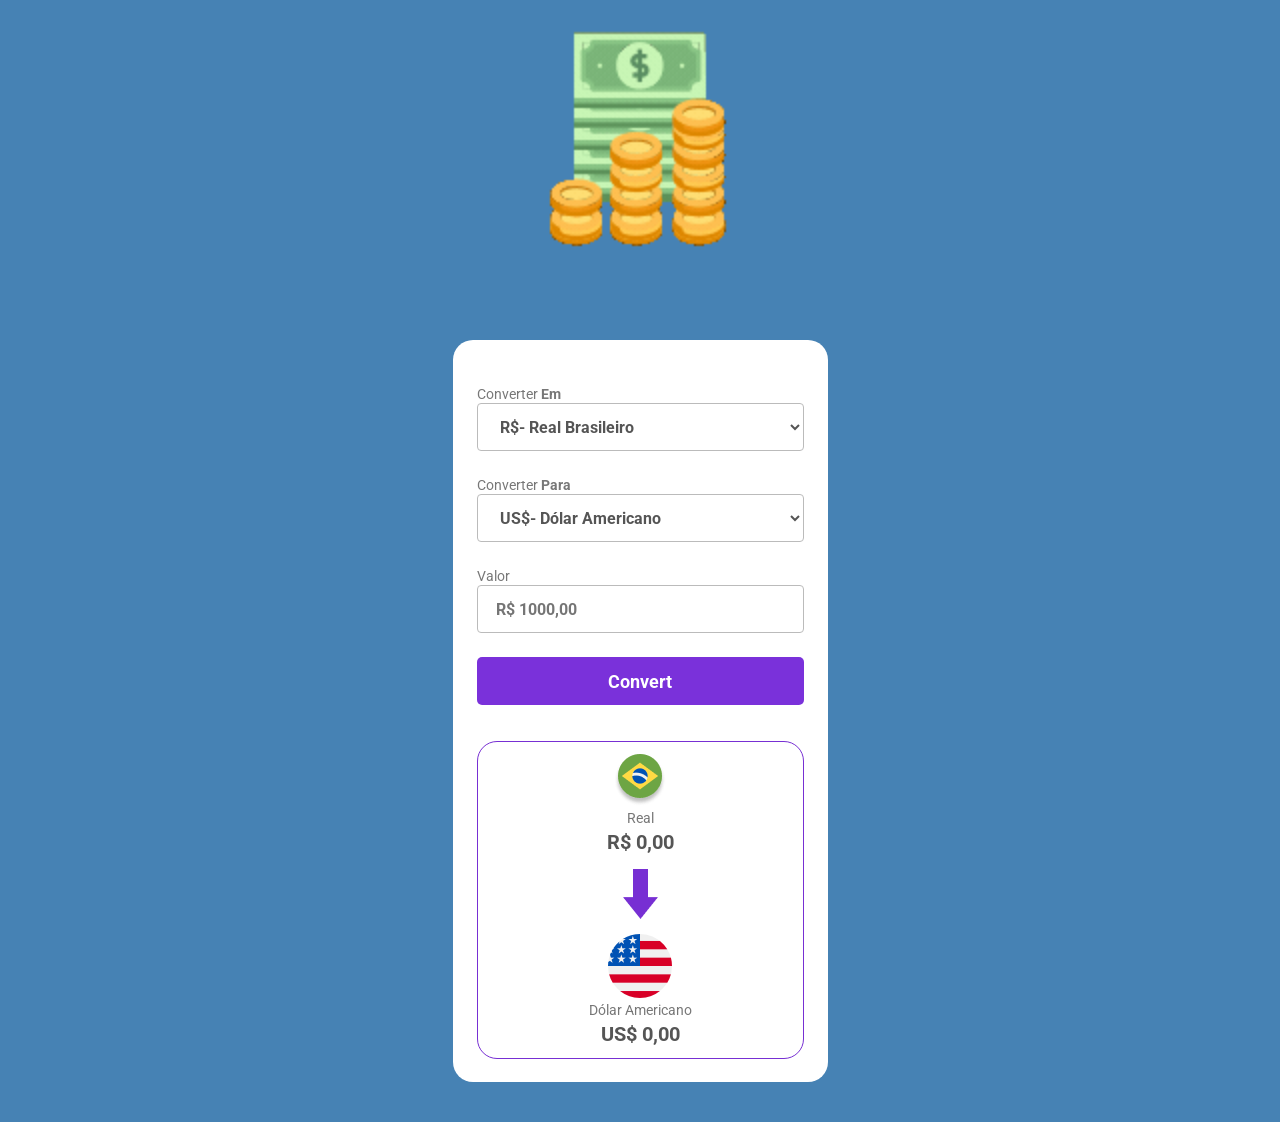
<file: assets/index.html>
<!DOCTYPE html>
<html lang="pt-br">

<head>
    <meta charset="UTF-8">
    <meta name="viewport" content="width=device-width, initial-scale=1.0">
    <link rel="preconnect" href="https://fonts.googleapis.com">
    <link rel="preconnect" href="https://fonts.gstatic.com" crossorigin>
    <link
        href="https://fonts.googleapis.com/css2?family=Oswald:wght@200..700&family=Roboto:ital,wght@0,100..900;1,100..900&display=swap"
        rel="stylesheet">
    <link rel="stylesheet" href="./style.css">

    <title>ConvertCurrencies</title>
</head>

<body>
    <img class="logo" src="./img/Money.gif" alt="logo-convertion-de-moedas">

    <main>
        <label>
            Converter <b>Em</b>
            <select id="currency-two">

                <option value="real">
                    R$- Real Brasileiro
                </option>
                <option value="dolar">
                    US$- Dólar Americano
                </option>
                <option value="euro">
                    €- Euro
                </option>
                <option value="libras">
                    £- Libras Esterlinas
                </option>
                <option value="bitcoin">
                    Bitcoin
                </option>
            </select>
        </label>

        <label>
            Converter <b>Para</b>
            <select class="currency-select">
                <option value="dolar">
                    US$- Dólar Americano
                </option>
                <option value="euro">
                    €- Euro
                </option>
                <option value="libras">
                    £- Libras Esterlinas
                </option>
                <option value="bitcoin">
                    Bitcoin
                </option>

                  <option value="real">
                    R$- Real Brasileiro
                </option>

            </select>
        </label>

        <label>
            Valor
            <input class="input-currency" placeholder="R$ 1000,00">
        </label>

        <button class="convert-button">Convert</button>


        <section>
            <div class="currency-box">
                <img src="./img/brasil 2.png" alt="logo-do-real">
                <p class="currency"> Real</p>
                <p class="currency-value-in-real">R$ 0,00</p>
            </div>

            <img class="arrow" src="./img/arrow.png" alt=" seta ">
            <div class=" currency-box">
                <img class="currency-img" src="./img/dólar americano.png" alt="logo-do-dolar">
                <p class="currency" id="currency-name"> Dólar Americano</p>
                <p class="currency-value">US$ 0,00</p>
            </div>
        </section>
    </main>
</body>
<script src="./scrip.js"></script>

</html>
</file>
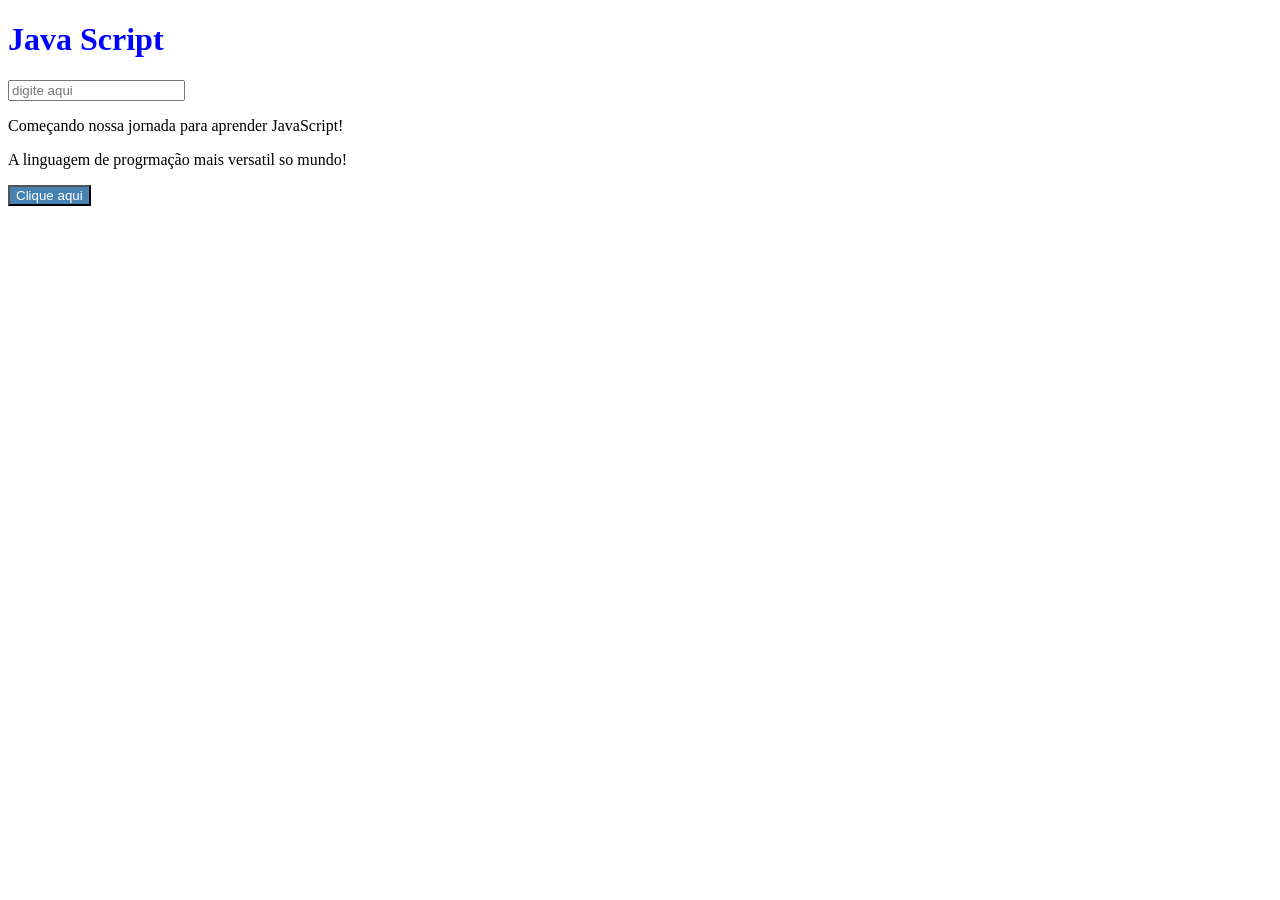
<file: projetos/Abacatepagi/index.html>
<!DOCTYPE html>
<html lang="pt-br">
<head>
    
    <meta charset="UTF-8">
    <meta name="viewport" content="width=device-width, initial-scale=1.0">
    <title>JavaScript</title>
</head>

<body>
    <h1>Java Script</h1>
    <input onkeypress="digitenoInput()" id="meu-input" placeholder="digite aqui"> 
    <p>Começando nossa jornada para aprender JavaScript!</p>
    <p class="meu-paragrafo">A linguagem de progrmação mais versatil so mundo!</p>
    <p paragrafo.textContent = input.value class="paragrafo-js"></p>
    <button onclick="cliquenobotao()" class="meu-botão">Clique aqui</button>

<script src="./script.js"></script>
</body>

<style>
    h1{
        color:blue;
    }

    .meu-botão{
        color:white;
        background-color: #4682B4;
    }
</style>
</html>
</file>
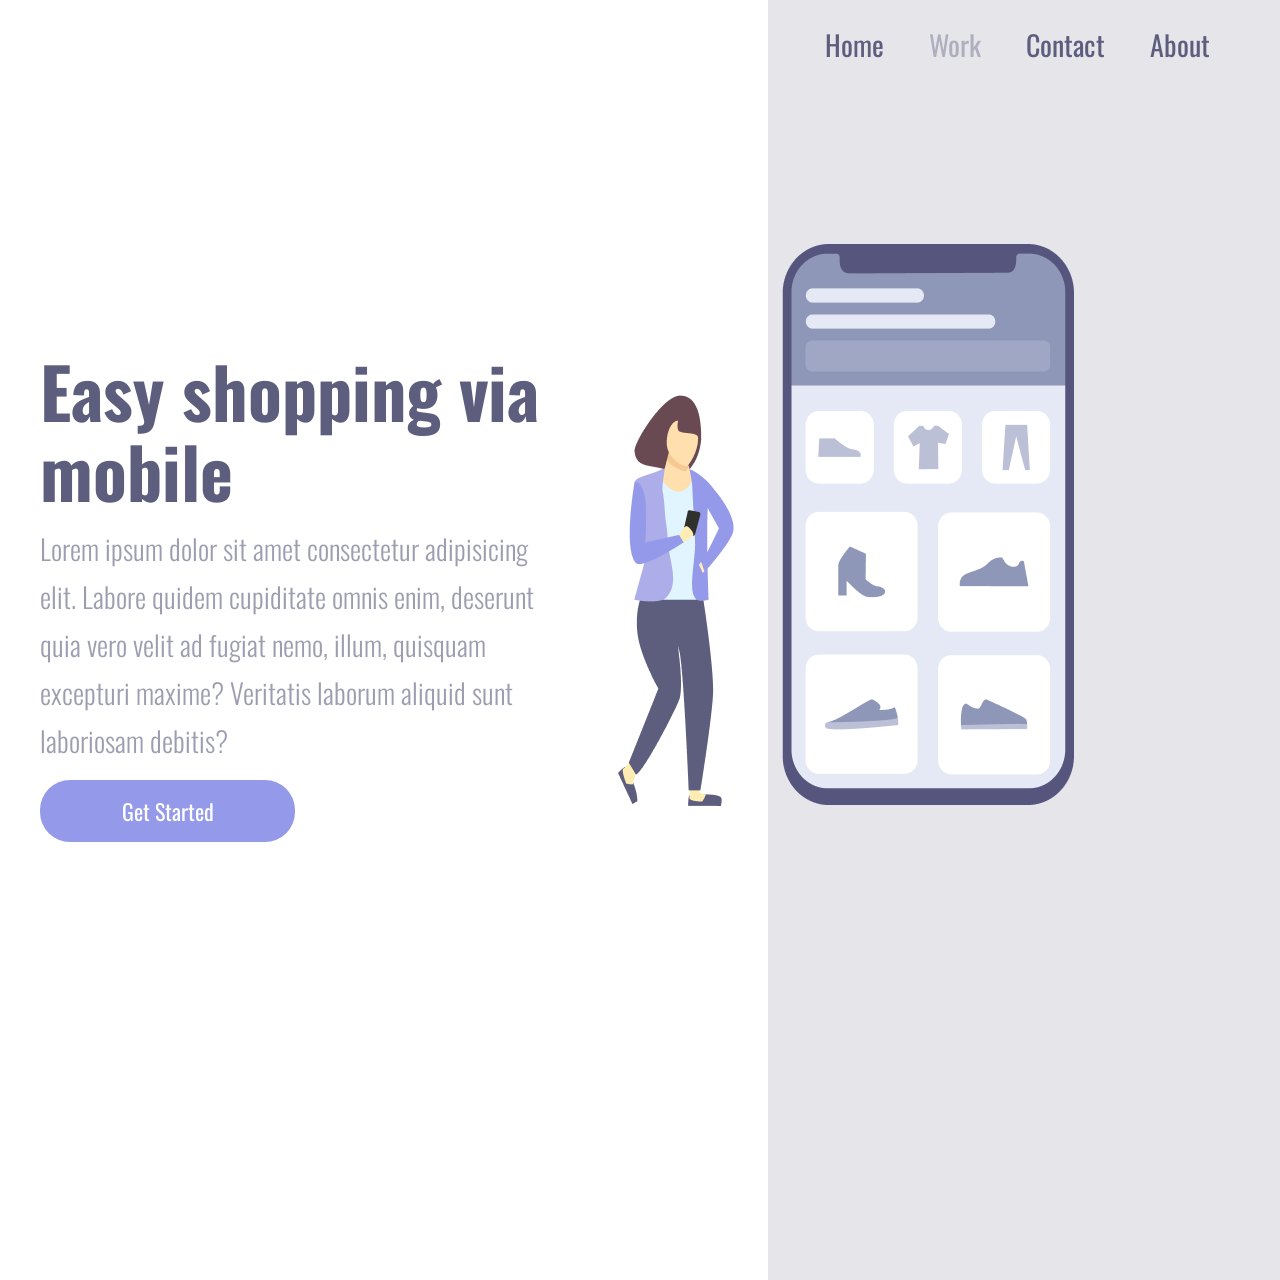
<file: projetos/documento2/abacaxi.html>
<!DOCTYPE html>
<html lang="pt-br">

<head>
    <meta charset="UTF-8">
    <meta name="viewport" content="width=device-width, initial-scale=1.0">
    <title>projeto shopping</title>
    <link rel="stylesheet" href="./melao.css">
    <link rel="preconnect" href="https://fonts.googleapis.com">
    <link rel="preconnect" href="https://fonts.gstatic.com" crossorigin>
    <link href="https://fonts.googleapis.com/css2?family=Oswald:wght@200..700&display=swap" rel="stylesheet">
</head>

<body>
    <main class="caixona">
        <section class="caixa-1">

            <h1>Easy shopping via mobile</h1>
            <p>Lorem ipsum dolor sit amet consectetur adipisicing elit. Labore quidem cupiditate omnis enim, deserunt
                quia
                vero velit ad fugiat nemo, illum, quisquam excepturi maxime? Veritatis laborum aliquid sunt laboriosam
                debitis?</p>
            <button class="botao">Get Started</button>
        </section>
        <section class="caixa-2">
            <header>
                <a>Home</a>
                <a>Work</a>
                <a>Contact</a>
                <a>About</a>
            </header>
            <img alt="mulher com celular" src="./projeto2.png">
        </section>
    </main>
</body>

</html>
</file>
<file: assets/style.css>
*{
margin:0;
padding:0;
box-sizing:border-box; 
font-family: "roboto", sans-serif;
outline: none;
}
 
body{

    background-color: #4682B4; 
}
.logo{
    width:300px;
    display:block;
    margin: 20px auto;
    

}
main{
    width: 375px;
    background:#ffffff;
    border-radius: 20px;
    margin: 0 auto 40px;
    padding:44px 24px 23px; 
}

label{
    color:#777777;
    font-size:14px;
    font-weight:400;
    
}

select, input{
    background:#ffffff;
    border: 1px solid #bbbbbb;
    border-radius:4px;
    height:48px;
    width:100%;
    margin-bottom:24px;
    padding-left: 18px;
    font-weight:700;
    font-size:16px;
    color:#555555;
    cursor:pointer;


}
button{
    background: #7a31da;
    border-radius:5px;
    width:327px;
    height:48px;
    border:none;
    right:48px;
    color:#ffffff;
    font-weight:700;
    font-size:18px;
    cursor: pointer;


}

button:hover{
    opacity:0.8;

}
button:active{
    opacity:0.6;
}

section{
    border: 1px solid #772fd3;
    border-radius:20px;
    margin-top:36px;
    padding:12px;

    display:flex;
    flex-direction:column;
    align-items:center;
}


.arrow{
    margin:15px 0;

}

.currency-box{

    display:flex;
    flex-direction:column;
    align-items:center;
    gap: 4px;

}
.currency{
 color:#777777;
 font-size:14px;

}

.currency-value, .currency-value-in-real{
color:#555555;
font-weight:700;
font-size:20px; 
}
</file>
<file: projetos/documento2/melao.css>
* {
    margin: 0;
    padding: 0;
    box-sizing: border-box;
    font-family: "Oswald", sans-serif;
    color: #5d5d7d;


}



.caixona {
    height: 100vh;
    width: 100vw;
}

.caixa-1 {
    display: inline-block;
    width: 60%;
    margin-top: 350px;
    padding-left: 40px;

}

.caixa-2 {
    display: inline-block;
    background-color: rgba(93, 93, 125, 0.16);
    height: 100vw;
    width: 40%;
    position: absolute;
}

img {
    position: relative;
    top: 14%;
    right: 150px;
}


h1 {


    line-height: 80px;
    font-size: 70px;
    width: 500px;


}

p {

    line-height: 48px;
    font-size: 28px;
    font-weight: 300;
    opacity: 0.6;
    margin: 15px 0px;
    width: 500px;

}

button {
    width: 255px;
    height: 62px;
    background-color: #9499EA;
    border-radius: 30px;
    border: none;
    font-size: 22px;
    font-weight: 400;
    line-height: 10px;
    color: #ffff;
    cursor: pointer;


}

button:hover {
    opacity: 0.8;

}

button:active {
    opacity: 0.5;
}

a {
    font-size: 28px;
    line-height: 41px;
    color: #5d5d7d;
    margin-right: 41px;
    cursor: pointer;
}

a:nth-child(2) {
    opacity: 0.4;
}

a:hover {
    opacity: 0.4;
}

a:active {
    opacity: 0.8;
}

header{
    margin:24px 0 0 57px;
}

@media screen and (max-width:900px){

.caixa-1{
    width:100%;
    height:50%;
    padding:0;
    margin:0;

}


.caixa-2{
    height:auto;
    display:block;
    width:100%;
    position:static;
    padding:40px;



}
img{
    position:static;
    max-width:90%;

}

header{
    display:none;
}
button{
    margin: 0 auto;
    display:block;

}

h1{
    font-size:36px;
    line-height:52px;
    width:auto;
    margin:50px 50px 50px 50px;
    text-align:center;
}

p{
    font-size:14px;
    width:auto;
    line-height:24px;
    margin: 15px 40px;
    text-align:center;
}







}
</file>
